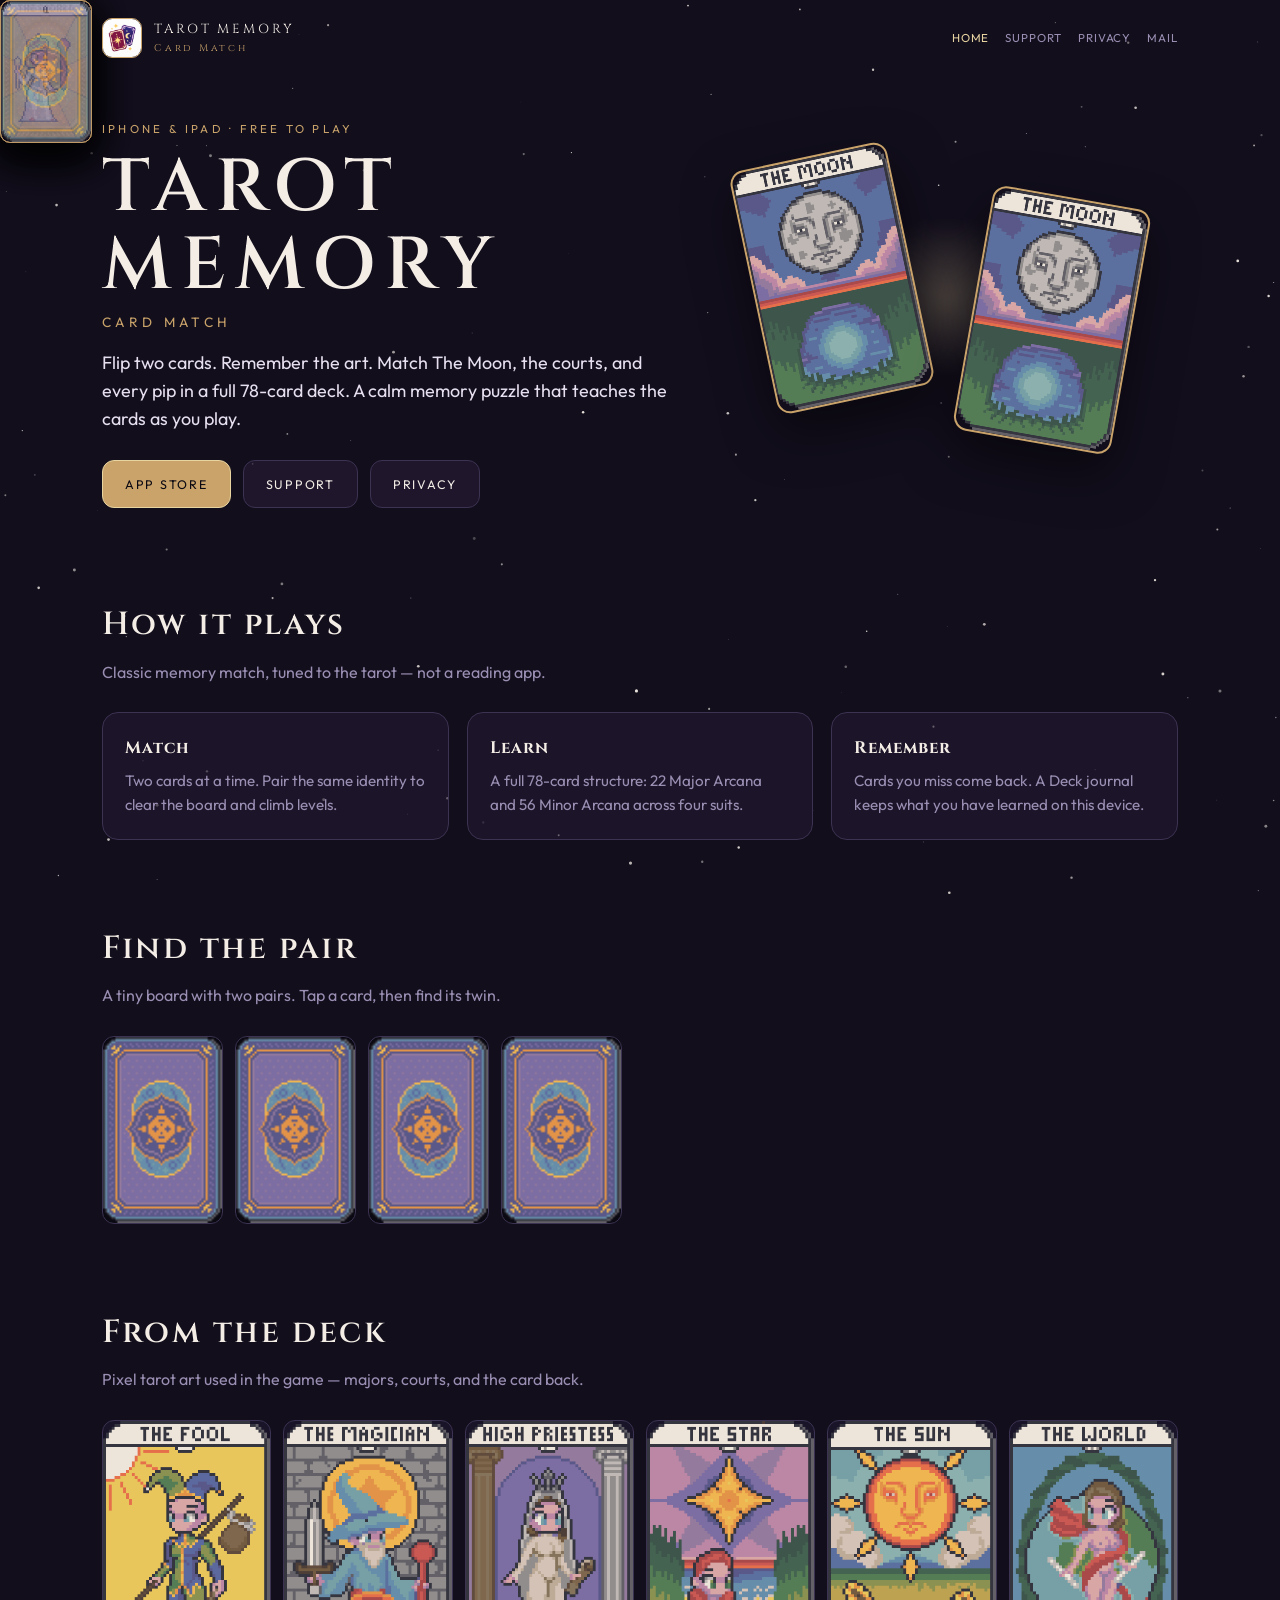
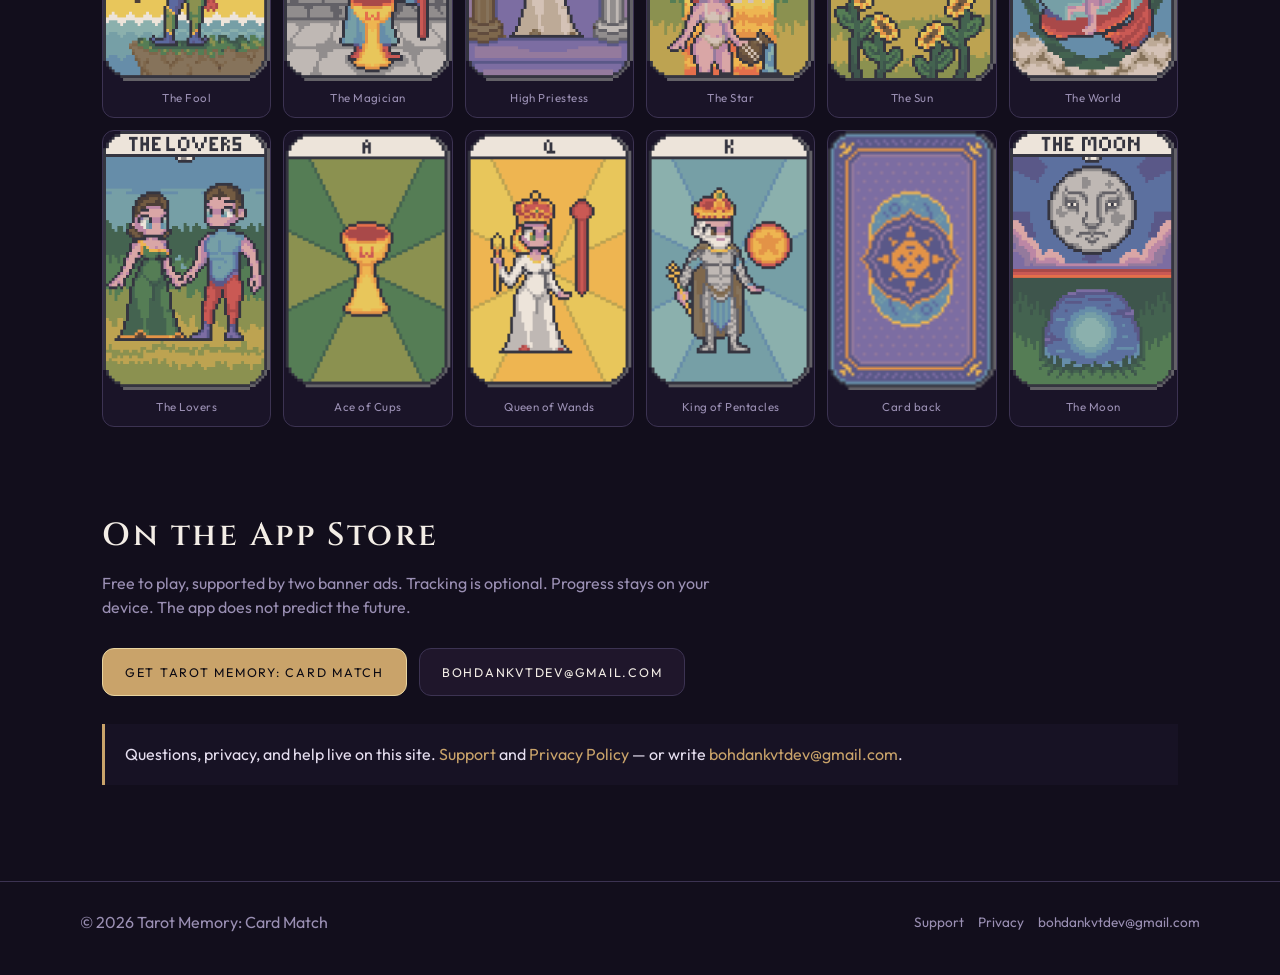
<file: index.html>
<!DOCTYPE html>
<html lang="en" data-root="." data-page="home">
  <head>
    <meta charset="utf-8" />
    <meta name="viewport" content="width=device-width, initial-scale=1" />
    <title>Tarot Memory: Card Match — 78-card tarot memory game for iPhone</title>
    <meta
      name="description"
      content="Tarot Memory: Card Match is a free iOS memory game. Flip two cards, remember the art, and match a full 78-card tarot deck. Not fortune-telling. Progress stays on your device."
    />
    <meta name="robots" content="index,follow,max-image-preview:large" />
    <meta name="author" content="Tarot Memory: Card Match" />
    <meta name="theme-color" content="#120E1C" />
    <meta name="application-name" content="Tarot Memory: Card Match" />
    <meta name="apple-mobile-web-app-title" content="Tarot Memory: Card Match" />
    <link rel="canonical" href="https://tarotmatch-iota.vercel.app/" />
    <link rel="icon" href="https://tarotmatch-iota.vercel.app/assets/favicon.png" type="image/png" sizes="482x485" />
    <link rel="apple-touch-icon" href="https://tarotmatch-iota.vercel.app/assets/icon.png" />
    <meta property="og:type" content="website" />
    <meta property="og:site_name" content="Tarot Memory: Card Match" />
    <meta property="og:locale" content="en_US" />
    <meta property="og:url" content="https://tarotmatch-iota.vercel.app/" />
    <meta property="og:title" content="Tarot Memory: Card Match — 78-card tarot memory game for iPhone" />
    <meta
      property="og:description"
      content="Flip, remember, and pair majors, courts, and pips. A calm iOS memory puzzle that teaches the tarot as you play."
    />
    <meta property="og:image" content="https://tarotmatch-iota.vercel.app/assets/icon.png" />
    <meta property="og:image:alt" content="Tarot Memory: Card Match app icon" />
    <meta property="og:image:width" content="482" />
    <meta property="og:image:height" content="485" />
    <meta name="twitter:card" content="summary" />
    <meta name="twitter:title" content="Tarot Memory: Card Match — 78-card tarot memory game" />
    <meta
      name="twitter:description"
      content="Free iOS memory matching with a full tarot deck. Not a reading app."
    />
    <meta name="twitter:image" content="https://tarotmatch-iota.vercel.app/assets/icon.png" />
    <link rel="preconnect" href="https://fonts.googleapis.com" />
    <link rel="preconnect" href="https://fonts.gstatic.com" crossorigin />
    <link
      href="https://fonts.googleapis.com/css2?family=Cinzel:wght@500;700&family=Outfit:wght@400;500;600&display=swap"
      rel="stylesheet"
    />
    
    <link rel="stylesheet" href="css/style.css" />
    <script type="application/ld+json">
      {
        "@context": "https://schema.org",
        "@graph": [
          {
            "@type": "WebSite",
            "name": "Tarot Memory: Card Match",
            "url": "https://tarotmatch-iota.vercel.app/",
            "description": "Official site for Tarot Memory: Card Match, a free iOS memory game with a full 78-card tarot deck.",
            "publisher": { "@id": "https://tarotmatch-iota.vercel.app/#org" }
          },
          {
            "@type": "Organization",
            "@id": "https://tarotmatch-iota.vercel.app/#org",
            "name": "Tarot Memory: Card Match",
            "url": "https://tarotmatch-iota.vercel.app/",
            "email": "bohdankvtdev@gmail.com",
            "logo": "https://tarotmatch-iota.vercel.app/assets/icon.png"
          },
          {
            "@type": "SoftwareApplication",
            "name": "Tarot Memory: Card Match",
            "applicationCategory": "GameApplication",
            "operatingSystem": "iOS",
            "url": "https://tarotmatch-iota.vercel.app/",
            "image": "https://tarotmatch-iota.vercel.app/assets/icon.png",
            "description": "A memory matching game that uses a full 78-card tarot deck. Not fortune-telling.",
            "offers": { "@type": "Offer", "price": "0", "priceCurrency": "USD" },
            "publisher": { "@id": "https://tarotmatch-iota.vercel.app/#org" }
          }
        ]
      }
    </script>
  </head>
  <body>
    <div class="sky" aria-hidden="true">
      <canvas id="starfield"></canvas>
    </div>
    <div class="cards-sky" data-fly aria-hidden="true"></div>

    <div class="wrap">
      <header data-header></header>

      <main>
        <section class="hero">
          <div>
            <p class="kicker">iPhone &amp; iPad · free to play</p>
            <h1>TAROT MEMORY</h1>
            <p class="title-sub">Card Match</p>
            <p class="lede">
              Flip two cards. Remember the art. Match The Moon, the courts, and every pip in a full
              78-card deck. A calm memory puzzle that teaches the cards as you play.
            </p>
            <div class="actions">
              <a class="btn btn-primary" data-app-store href="#download">App Store</a>
              <a class="btn btn-ghost" href="support/">Support</a>
              <a class="btn btn-ghost" href="privacy/">Privacy</a>
            </div>
          </div>
          <div class="hero-stage" aria-hidden="true">
            <div class="pair-glow"></div>
            <div class="pair pair-left">
              <img src="assets/cards/18_the_moon.png" alt="" width="232" height="360" />
            </div>
            <div class="pair pair-right">
              <img src="assets/cards/18_the_moon.png" alt="" width="232" height="360" />
            </div>
          </div>
        </section>

        <section class="section" id="play">
          <h2>How it plays</h2>
          <p class="sub">Classic memory match, tuned to the tarot — not a reading app.</p>
          <div class="grid-3">
            <article class="card-panel">
              <h3>Match</h3>
              <p>Two cards at a time. Pair the same identity to clear the board and climb levels.</p>
            </article>
            <article class="card-panel">
              <h3>Learn</h3>
              <p>A full 78-card structure: 22 Major Arcana and 56 Minor Arcana across four suits.</p>
            </article>
            <article class="card-panel">
              <h3>Remember</h3>
              <p>Cards you miss come back. A Deck journal keeps what you have learned on this device.</p>
            </article>
          </div>
        </section>

        <section class="section" id="try">
          <h2>Find the pair</h2>
          <p class="sub">A tiny board with two pairs. Tap a card, then find its twin.</p>
          <div class="board" data-board></div>
        </section>

        <section class="section" id="deck">
          <h2>From the deck</h2>
          <p class="sub">Pixel tarot art used in the game — majors, courts, and the card back.</p>
          <div class="gallery">
            <figure>
              <img src="assets/cards/0_the_fool.png" alt="The Fool tarot card from Tarot Memory: Card Match" width="232" height="360" />
              <figcaption>The Fool</figcaption>
            </figure>
            <figure>
              <img src="assets/cards/1_the_magician.png" alt="The Magician tarot card from Tarot Memory: Card Match" width="232" height="360" />
              <figcaption>The Magician</figcaption>
            </figure>
            <figure>
              <img src="assets/cards/2_high_priestess.png" alt="The High Priestess tarot card from Tarot Memory: Card Match" width="232" height="360" />
              <figcaption>High Priestess</figcaption>
            </figure>
            <figure>
              <img src="assets/cards/17_the_star.png" alt="The Star tarot card from Tarot Memory: Card Match" width="232" height="360" />
              <figcaption>The Star</figcaption>
            </figure>
            <figure>
              <img src="assets/cards/19_the_sun.png" alt="The Sun tarot card from Tarot Memory: Card Match" width="232" height="360" />
              <figcaption>The Sun</figcaption>
            </figure>
            <figure>
              <img src="assets/cards/21_the_world.png" alt="The World tarot card from Tarot Memory: Card Match" width="232" height="360" />
              <figcaption>The World</figcaption>
            </figure>
            <figure>
              <img src="assets/cards/6_the_lovers.png" alt="The Lovers tarot card from Tarot Memory: Card Match" width="232" height="360" />
              <figcaption>The Lovers</figcaption>
            </figure>
            <figure>
              <img src="assets/cards/ace_of_cups.png" alt="Ace of Cups tarot card from Tarot Memory: Card Match" width="120" height="184" />
              <figcaption>Ace of Cups</figcaption>
            </figure>
            <figure>
              <img src="assets/cards/queen_of_wands.png" alt="Queen of Wands tarot card from Tarot Memory: Card Match" width="120" height="184" />
              <figcaption>Queen of Wands</figcaption>
            </figure>
            <figure>
              <img src="assets/cards/king_of_pentacles.png" alt="King of Pentacles tarot card from Tarot Memory: Card Match" width="120" height="184" />
              <figcaption>King of Pentacles</figcaption>
            </figure>
            <figure>
              <img src="assets/cards/22_card_back.png" alt="Tarot Memory: Card Match card back" width="58" height="90" />
              <figcaption>Card back</figcaption>
            </figure>
            <figure>
              <img src="assets/cards/18_the_moon.png" alt="The Moon tarot card from Tarot Memory: Card Match" width="232" height="360" />
              <figcaption>The Moon</figcaption>
            </figure>
          </div>
        </section>

        <section class="section" id="download">
          <h2>On the App Store</h2>
          <p class="sub">
            Free to play, supported by two banner ads. Tracking is optional. Progress stays on your
            device. The app does not predict the future.
          </p>
          <div class="actions">
            <a class="btn btn-primary" data-app-store href="#download">Get Tarot Memory: Card Match</a>
            <a class="btn btn-ghost" href="mailto:bohdankvtdev@gmail.com" data-email>bohdankvtdev@gmail.com</a>
          </div>
          <div class="note">
            Questions, privacy, and help live on this site.
            <a href="support/">Support</a>
            and
            <a href="privacy/">Privacy Policy</a>
            — or write
            <a href="mailto:bohdankvtdev@gmail.com" data-email>bohdankvtdev@gmail.com</a>.
          </div>
        </section>
      </main>

      <footer data-footer></footer>
    </div>

    <script src="js/config.js"></script>
    <script src="js/chrome.js"></script>
    <script src="js/sky.js"></script>
    <script src="js/board.js"></script>
  </body>
</html>
</file>
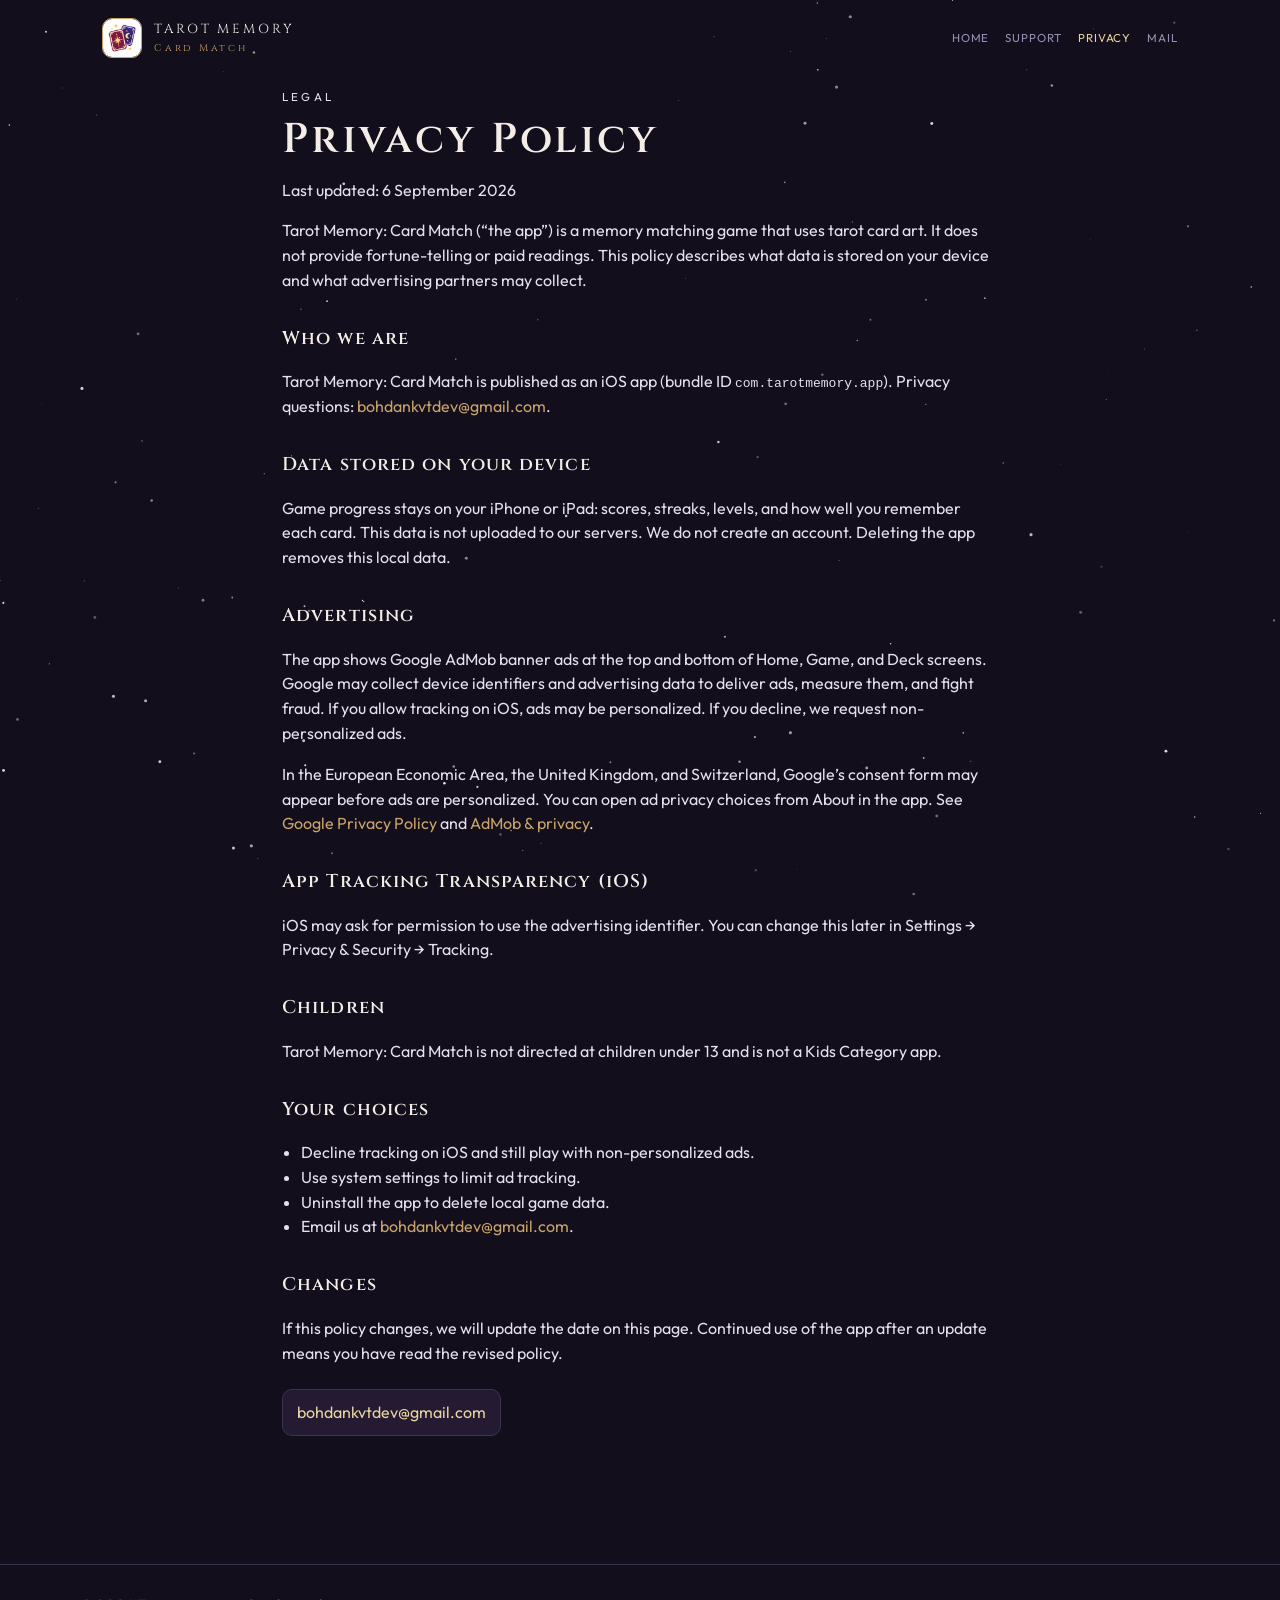
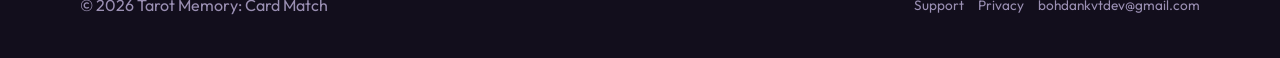
<file: privacy/index.html>
<!DOCTYPE html>
<html lang="en" data-root=".." data-page="privacy">
  <head>
    <meta charset="utf-8" />
    <meta name="viewport" content="width=device-width, initial-scale=1" />
    <title>Privacy Policy — Tarot Memory: Card Match iOS app</title>
    <meta
      name="description"
      content="Privacy policy for Tarot Memory: Card Match: on-device scores, Google AdMob banners, optional iOS tracking, and how to contact bohdankvtdev@gmail.com."
    />
    <meta name="robots" content="index,follow" />
    <meta name="author" content="Tarot Memory: Card Match" />
    <meta name="theme-color" content="#120E1C" />
    <link rel="canonical" href="https://tarotmatch-iota.vercel.app/privacy/" />
    <link rel="icon" href="https://tarotmatch-iota.vercel.app/assets/favicon.png" type="image/png" sizes="482x485" />
    <link rel="apple-touch-icon" href="https://tarotmatch-iota.vercel.app/assets/icon.png" />
    <meta property="og:type" content="article" />
    <meta property="og:site_name" content="Tarot Memory: Card Match" />
    <meta property="og:locale" content="en_US" />
    <meta property="og:url" content="https://tarotmatch-iota.vercel.app/privacy/" />
    <meta property="og:title" content="Privacy Policy — Tarot Memory: Card Match" />
    <meta
      property="og:description"
      content="On-device progress, AdMob banners, and optional iOS tracking for Tarot Memory: Card Match."
    />
    <meta property="og:image" content="https://tarotmatch-iota.vercel.app/assets/icon.png" />
    <meta property="og:image:alt" content="Tarot Memory: Card Match app icon" />
    <meta name="twitter:card" content="summary" />
    <meta name="twitter:title" content="Privacy Policy — Tarot Memory: Card Match" />
    <meta name="twitter:description" content="How Tarot Memory: Card Match stores progress and uses ads." />
    <meta name="twitter:image" content="https://tarotmatch-iota.vercel.app/assets/icon.png" />
    <link rel="preconnect" href="https://fonts.googleapis.com" />
    <link rel="preconnect" href="https://fonts.gstatic.com" crossorigin />
    <link
      href="https://fonts.googleapis.com/css2?family=Cinzel:wght@500;700&family=Outfit:wght@400;500;600&display=swap"
      rel="stylesheet"
    />
    <link rel="stylesheet" href="../css/style.css" />
    <script type="application/ld+json">
      {
        "@context": "https://schema.org",
        "@type": "WebPage",
        "name": "Privacy Policy — Tarot Memory: Card Match",
        "url": "https://tarotmatch-iota.vercel.app/privacy/",
        "dateModified": "2026-09-06",
        "description": "Privacy policy for the Tarot Memory: Card Match iOS memory game.",
        "isPartOf": { "@type": "WebSite", "url": "https://tarotmatch-iota.vercel.app/" }
      }
    </script>
  </head>
  <body>
    <div class="sky" aria-hidden="true">
      <canvas id="starfield"></canvas>
    </div>
    <div class="wrap">
      <header data-header></header>
      <article class="legal">
        <p class="kicker">Legal</p>
        <h1>Privacy Policy</h1>
        <p>Last updated: 6 September 2026</p>
        <p>
          Tarot Memory: Card Match (“the app”) is a memory matching game that uses tarot card art. It does not
          provide fortune-telling or paid readings. This policy describes what data is stored on
          your device and what advertising partners may collect.
        </p>

        <h2>Who we are</h2>
        <p>
          Tarot Memory: Card Match is published as an iOS app (bundle ID <code>com.tarotmemory.app</code>). Privacy
          questions:
          <a href="mailto:bohdankvtdev@gmail.com" data-email>bohdankvtdev@gmail.com</a>.
        </p>

        <h2>Data stored on your device</h2>
        <p>
          Game progress stays on your iPhone or iPad: scores, streaks, levels, and how well you
          remember each card. This data is not uploaded to our servers. We do not create an account.
          Deleting the app removes this local data.
        </p>

        <h2>Advertising</h2>
        <p>
          The app shows Google AdMob banner ads at the top and bottom of Home, Game, and Deck
          screens. Google may collect device identifiers and advertising data to deliver ads,
          measure them, and fight fraud. If you allow tracking on iOS, ads may be personalized. If
          you decline, we request non-personalized ads.
        </p>
        <p>
          In the European Economic Area, the United Kingdom, and Switzerland, Google’s consent form
          may appear before ads are personalized. You can open ad privacy choices from About in the
          app. See
          <a href="https://policies.google.com/privacy">Google Privacy Policy</a>
          and
          <a href="https://support.google.com/admob/answer/6128543">AdMob &amp; privacy</a>.
        </p>

        <h2>App Tracking Transparency (iOS)</h2>
        <p>
          iOS may ask for permission to use the advertising identifier. You can change this later in
          Settings → Privacy &amp; Security → Tracking.
        </p>

        <h2>Children</h2>
        <p>
          Tarot Memory: Card Match is not directed at children under 13 and is not a Kids Category app.
        </p>

        <h2>Your choices</h2>
        <ul>
          <li>Decline tracking on iOS and still play with non-personalized ads.</li>
          <li>Use system settings to limit ad tracking.</li>
          <li>Uninstall the app to delete local game data.</li>
          <li>Email us at <a href="mailto:bohdankvtdev@gmail.com" data-email>bohdankvtdev@gmail.com</a>.</li>
        </ul>

        <h2>Changes</h2>
        <p>
          If this policy changes, we will update the date on this page. Continued use of the app
          after an update means you have read the revised policy.
        </p>

        <p>
          <a class="mail" href="mailto:bohdankvtdev@gmail.com" data-email>bohdankvtdev@gmail.com</a>
        </p>
      </article>
      <footer data-footer></footer>
    </div>
    <script src="../js/config.js"></script>
    <script src="../js/chrome.js"></script>
    <script src="../js/sky.js"></script>
  </body>
</html>
</file>
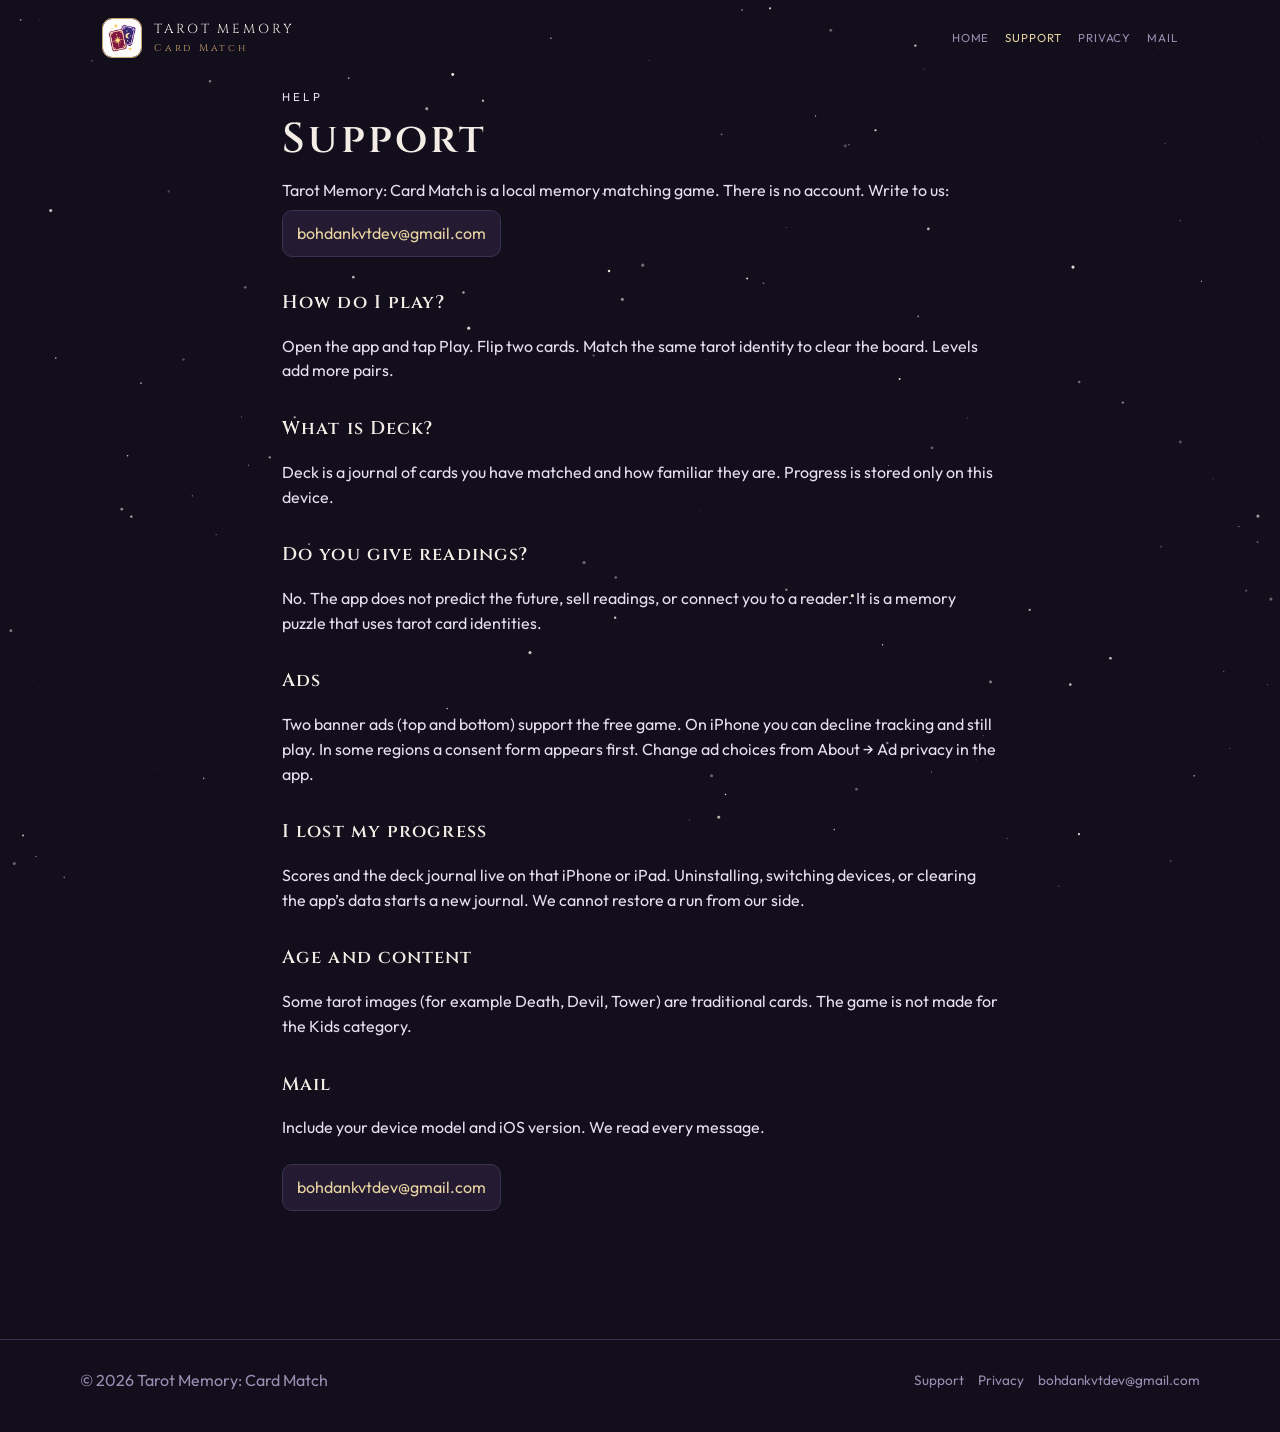
<file: support/index.html>
<!DOCTYPE html>
<html lang="en" data-root=".." data-page="support">
  <head>
    <meta charset="utf-8" />
    <meta name="viewport" content="width=device-width, initial-scale=1" />
    <title>Support — Tarot Memory: Card Match iOS help, ads, and contact</title>
    <meta
      name="description"
      content="Tarot Memory: Card Match support: how to play, Deck journal, ads, lost progress, and bohdankvtdev@gmail.com. The app does not give tarot readings."
    />
    <meta name="robots" content="index,follow" />
    <meta name="author" content="Tarot Memory: Card Match" />
    <meta name="theme-color" content="#120E1C" />
    <link rel="canonical" href="https://tarotmatch-iota.vercel.app/support/" />
    <link rel="icon" href="https://tarotmatch-iota.vercel.app/assets/favicon.png" type="image/png" sizes="482x485" />
    <link rel="apple-touch-icon" href="https://tarotmatch-iota.vercel.app/assets/icon.png" />
    <meta property="og:type" content="website" />
    <meta property="og:site_name" content="Tarot Memory: Card Match" />
    <meta property="og:locale" content="en_US" />
    <meta property="og:url" content="https://tarotmatch-iota.vercel.app/support/" />
    <meta property="og:title" content="Support — Tarot Memory: Card Match" />
    <meta
      property="og:description"
      content="Help for Tarot Memory: Card Match: how to play, ads, progress, and contact email."
    />
    <meta property="og:image" content="https://tarotmatch-iota.vercel.app/assets/icon.png" />
    <meta property="og:image:alt" content="Tarot Memory: Card Match app icon" />
    <meta name="twitter:card" content="summary" />
    <meta name="twitter:title" content="Support — Tarot Memory: Card Match" />
    <meta name="twitter:description" content="How to play, ads, progress, and contact for Tarot Memory: Card Match." />
    <meta name="twitter:image" content="https://tarotmatch-iota.vercel.app/assets/icon.png" />
    <link rel="preconnect" href="https://fonts.googleapis.com" />
    <link rel="preconnect" href="https://fonts.gstatic.com" crossorigin />
    <link
      href="https://fonts.googleapis.com/css2?family=Cinzel:wght@500;700&family=Outfit:wght@400;500;600&display=swap"
      rel="stylesheet"
    />
    <link rel="stylesheet" href="../css/style.css" />
    <script type="application/ld+json">
      {
        "@context": "https://schema.org",
        "@type": "FAQPage",
        "mainEntity": [
          {
            "@type": "Question",
            "name": "How do I play Tarot Memory: Card Match?",
            "acceptedAnswer": {
              "@type": "Answer",
              "text": "Open the app and tap Play. Flip two cards. Match the same tarot identity to clear the board. Levels add more pairs."
            }
          },
          {
            "@type": "Question",
            "name": "Does Tarot Memory: Card Match give readings?",
            "acceptedAnswer": {
              "@type": "Answer",
              "text": "No. The app does not predict the future, sell readings, or connect you to a reader. It is a memory puzzle that uses tarot card identities."
            }
          },
          {
            "@type": "Question",
            "name": "How do ads work?",
            "acceptedAnswer": {
              "@type": "Answer",
              "text": "Two banner ads support the free game. On iPhone you can decline tracking and still play. Change ad choices from About → Ad privacy in the app."
            }
          },
          {
            "@type": "Question",
            "name": "I lost my progress. Can you restore it?",
            "acceptedAnswer": {
              "@type": "Answer",
              "text": "Scores and the deck journal live on that iPhone or iPad. Uninstalling, switching devices, or clearing the app’s data starts a new journal. We cannot restore a run from our side."
            }
          }
        ]
      }
    </script>
  </head>
  <body>
    <div class="sky" aria-hidden="true">
      <canvas id="starfield"></canvas>
    </div>
    <div class="wrap">
      <header data-header></header>
      <article class="legal">
        <p class="kicker">Help</p>
        <h1>Support</h1>
        <p>
          Tarot Memory: Card Match is a local memory matching game. There is no account. Write to us:
          <a class="mail" href="mailto:bohdankvtdev@gmail.com" data-email>bohdankvtdev@gmail.com</a>
        </p>

        <h2>How do I play?</h2>
        <p>Open the app and tap Play. Flip two cards. Match the same tarot identity to clear the board. Levels add more pairs.</p>

        <h2>What is Deck?</h2>
        <p>Deck is a journal of cards you have matched and how familiar they are. Progress is stored only on this device.</p>

        <h2>Do you give readings?</h2>
        <p>No. The app does not predict the future, sell readings, or connect you to a reader. It is a memory puzzle that uses tarot card identities.</p>

        <h2>Ads</h2>
        <p>
          Two banner ads (top and bottom) support the free game. On iPhone you can decline tracking
          and still play. In some regions a consent form appears first. Change ad choices from About
          → Ad privacy in the app.
        </p>

        <h2>I lost my progress</h2>
        <p>
          Scores and the deck journal live on that iPhone or iPad. Uninstalling, switching devices,
          or clearing the app’s data starts a new journal. We cannot restore a run from our side.
        </p>

        <h2>Age and content</h2>
        <p>
          Some tarot images (for example Death, Devil, Tower) are traditional cards. The game is not
          made for the Kids category.
        </p>

        <h2>Mail</h2>
        <p>
          Include your device model and iOS version. We read every message.
        </p>
        <p>
          <a class="mail" href="mailto:bohdankvtdev@gmail.com?subject=Tarot%20Match%20support" data-email
            >bohdankvtdev@gmail.com</a
          >
        </p>
      </article>
      <footer data-footer></footer>
    </div>
    <script src="../js/config.js"></script>
    <script src="../js/chrome.js"></script>
    <script src="../js/sky.js"></script>
  </body>
</html>
</file>
<file: css/style.css>
:root {
  --bg: #120e1c;
  --veil: #1a1428;
  --surface: #241b33;
  --cream: #f3ede6;
  --moon: #e6dff0;
  --muted: #9a8fb3;
  --accent: #c9a36a;
  --spark: #e8d4a0;
  --ember: #c9847a;
  --line: #3c3352;
  --ink: #0b0912;
  --max: 1120px;
}

*,
*::before,
*::after {
  box-sizing: border-box;
}

html,
body {
  margin: 0;
  min-height: 100%;
  background: var(--bg);
  color: var(--cream);
  font-family: Outfit, 'Segoe UI', sans-serif;
  line-height: 1.55;
}

body {
  overflow-x: hidden;
}

img {
  max-width: 100%;
  height: auto;
  display: block;
}

a {
  color: var(--accent);
  text-decoration: none;
}

a:hover {
  color: var(--spark);
}

.sky,
.cards-sky {
  position: fixed;
  inset: 0;
  pointer-events: none;
  z-index: 0;
}

#starfield {
  width: 100%;
  height: 100%;
  display: block;
}

.fly-card {
  position: absolute;
  width: min(18vw, 92px);
  aspect-ratio: 232 / 360;
  border-radius: 10px;
  overflow: hidden;
  border: 1px solid rgba(201, 163, 106, 0.45);
  box-shadow: 0 12px 40px rgba(0, 0, 0, 0.45);
  opacity: 0.55;
  animation: drift linear infinite;
}

.fly-card img {
  width: 100%;
  height: 100%;
  object-fit: cover;
}

.fly-card.match-a,
.fly-card.match-b {
  opacity: 0.95;
  z-index: 2;
  animation: none;
  transition: transform 1.1s cubic-bezier(0.22, 1, 0.36, 1), filter 0.4s ease;
}

.fly-card.paired {
  filter: drop-shadow(0 0 18px rgba(232, 212, 160, 0.85));
}

@keyframes drift {
  from {
    transform: translate3d(var(--x), 110vh, 0) rotate(var(--r0));
  }
  to {
    transform: translate3d(calc(var(--x) + var(--dx)), -24vh, 0) rotate(var(--r1));
  }
}

.wrap {
  position: relative;
  z-index: 1;
}

.nav {
  display: flex;
  align-items: center;
  justify-content: space-between;
  gap: 16px;
  max-width: var(--max);
  margin: 0 auto;
  padding: 18px 22px;
}

.brand {
  display: flex;
  align-items: center;
  gap: 12px;
  color: var(--cream);
  letter-spacing: 0.28em;
  font-family: Cinzel, Georgia, serif;
  font-size: 0.82rem;
}

.brand-text {
  display: flex;
  flex-direction: column;
  gap: 2px;
  letter-spacing: 0.22em;
}

.brand-sub {
  font-size: 0.62rem;
  letter-spacing: 0.28em;
  color: var(--accent);
}

.title-sub {
  margin: -8px 0 16px;
  color: var(--accent);
  letter-spacing: 0.32em;
  text-transform: uppercase;
  font-size: 0.85rem;
}

.brand img {
  width: 40px;
  height: 40px;
  border-radius: 10px;
  border: 1px solid var(--accent);
}

.nav-links {
  display: flex;
  flex-wrap: wrap;
  justify-content: flex-end;
  gap: 8px 16px;
  font-size: 0.9rem;
}

.nav-links a {
  color: var(--muted);
  letter-spacing: 0.08em;
  text-transform: uppercase;
  font-size: 0.72rem;
}

.nav-links a:hover,
.nav-links a.is-active {
  color: var(--spark);
}

.hero {
  max-width: var(--max);
  margin: 0 auto;
  padding: 28px 22px 64px;
  display: grid;
  grid-template-columns: 1.1fr 0.9fr;
  gap: 48px;
  align-items: center;
}

.kicker {
  color: var(--accent);
  letter-spacing: 0.28em;
  text-transform: uppercase;
  font-size: 0.72rem;
  margin: 0 0 12px;
}

h1,
h2,
.serif {
  font-family: Cinzel, Georgia, serif;
  font-weight: 600;
}

h1 {
  font-size: clamp(2.4rem, 7vw, 4.6rem);
  letter-spacing: 0.12em;
  line-height: 1.05;
  margin: 0 0 16px;
}

.lede {
  color: var(--moon);
  font-size: 1.12rem;
  max-width: 36rem;
  margin: 0 0 28px;
}

.actions {
  display: flex;
  flex-wrap: wrap;
  gap: 12px;
}

.btn {
  display: inline-flex;
  align-items: center;
  justify-content: center;
  min-height: 48px;
  padding: 0 22px;
  border-radius: 12px;
  border: 1px solid var(--line);
  letter-spacing: 0.14em;
  text-transform: uppercase;
  font-size: 0.78rem;
}

.btn-primary {
  background: var(--accent);
  color: var(--ink);
  border-color: var(--spark);
}

.btn-primary:hover {
  color: var(--ink);
  filter: brightness(1.06);
}

.btn-ghost {
  background: rgba(36, 27, 51, 0.72);
  color: var(--cream);
}

.hero-stage {
  position: relative;
  min-height: 420px;
}

.pair {
  position: absolute;
  width: min(42%, 160px);
  aspect-ratio: 232 / 360;
  border-radius: 14px;
  overflow: hidden;
  border: 2px solid var(--accent);
  box-shadow: 0 20px 50px rgba(0, 0, 0, 0.5);
}

.pair img {
  width: 100%;
  height: 100%;
  object-fit: cover;
}

.pair-left {
  left: 8%;
  top: 12%;
  transform: rotate(-12deg);
  animation: floaty 5.5s ease-in-out infinite;
}

.pair-right {
  right: 10%;
  top: 22%;
  transform: rotate(10deg);
  animation: floaty 6.2s ease-in-out infinite reverse;
}

.pair-glow {
  position: absolute;
  left: 50%;
  top: 46%;
  width: 160px;
  height: 160px;
  transform: translate(-50%, -50%);
  background: radial-gradient(circle, rgba(232, 212, 160, 0.28), transparent 70%);
  filter: blur(8px);
}

@keyframes floaty {
  0%,
  100% {
    translate: 0 0;
  }
  50% {
    translate: 0 -12px;
  }
}

.section {
  max-width: var(--max);
  margin: 0 auto;
  padding: 12px 22px 72px;
}

.section h2 {
  font-size: clamp(1.4rem, 3vw, 2rem);
  letter-spacing: 0.08em;
  margin: 0 0 10px;
}

.section p.sub {
  color: var(--muted);
  margin: 0 0 28px;
  max-width: 40rem;
}

.grid-3 {
  display: grid;
  grid-template-columns: repeat(3, 1fr);
  gap: 18px;
}

.card-panel {
  background: rgba(36, 27, 51, 0.62);
  border: 1px solid var(--line);
  border-radius: 16px;
  padding: 22px;
}

.card-panel h3 {
  margin: 0 0 8px;
  font-family: Cinzel, Georgia, serif;
  letter-spacing: 0.06em;
  font-size: 1.05rem;
}

.card-panel p {
  margin: 0;
  color: var(--muted);
  font-size: 0.95rem;
}

.gallery {
  display: grid;
  grid-template-columns: repeat(6, minmax(0, 1fr));
  gap: 12px;
}

.gallery figure {
  margin: 0;
  min-width: 0;
  display: flex;
  flex-direction: column;
  border-radius: 12px;
  overflow: hidden;
  border: 1px solid var(--line);
  background: var(--veil);
}

.gallery img {
  width: 100%;
  height: auto;
  aspect-ratio: 232 / 360;
  object-fit: cover;
}

.gallery figcaption {
  padding: 8px 8px 10px;
  text-align: center;
  color: var(--muted);
  font-size: 0.72rem;
  letter-spacing: 0.04em;
}

.board {
  display: grid;
  grid-template-columns: repeat(4, minmax(0, 1fr));
  gap: 12px;
  max-width: 520px;
}

.tile {
  aspect-ratio: 232 / 360;
  border-radius: 12px;
  overflow: hidden;
  border: 1px solid var(--line);
  background: var(--ink);
  cursor: pointer;
  padding: 0;
}

.tile img {
  width: 100%;
  height: 100%;
  object-fit: cover;
  pointer-events: none;
}

.tile.matched {
  box-shadow: 0 0 0 2px var(--accent);
}

.note {
  margin-top: 28px;
  padding: 18px 20px;
  border-left: 3px solid var(--accent);
  background: rgba(26, 20, 40, 0.7);
  color: var(--moon);
}

.legal {
  max-width: 760px;
  margin: 0 auto;
  padding: 12px 22px 88px;
}

.legal h1 {
  font-size: clamp(1.8rem, 5vw, 2.6rem);
  letter-spacing: 0.08em;
}

.legal h2 {
  margin-top: 2rem;
  font-size: 1.15rem;
  letter-spacing: 0.06em;
}

.legal p,
.legal li {
  color: var(--moon);
}

.legal ul {
  padding-left: 1.2rem;
}

.mail {
  display: inline-block;
  margin-top: 8px;
  padding: 10px 14px;
  border: 1px solid var(--line);
  border-radius: 10px;
  background: var(--surface);
  color: var(--spark);
}

footer {
  border-top: 1px solid var(--line);
  margin-top: 24px;
  padding: 28px 22px 40px;
  color: var(--muted);
}

.foot {
  max-width: var(--max);
  margin: 0 auto;
  display: flex;
  flex-wrap: wrap;
  gap: 12px 24px;
  justify-content: space-between;
  align-items: center;
}

.foot nav {
  display: flex;
  flex-wrap: wrap;
  gap: 14px;
}

.foot a {
  color: var(--muted);
  font-size: 0.85rem;
}

@media (max-width: 860px) {
  .hero,
  .grid-3 {
    grid-template-columns: 1fr;
  }

  .hero-stage {
    min-height: 300px;
    order: -1;
  }

  .gallery {
    grid-template-columns: repeat(3, minmax(0, 1fr));
  }

  .board {
    grid-template-columns: repeat(4, 1fr);
    max-width: 100%;
  }
}

@media (max-width: 520px) {
  .nav {
    flex-direction: column;
    align-items: flex-start;
  }

  .gallery {
    grid-template-columns: repeat(2, minmax(0, 1fr));
  }

  .fly-card {
    width: 58px;
  }
}

@media (prefers-reduced-motion: reduce) {
  .fly-card,
  .pair-left,
  .pair-right {
    animation: none !important;
  }
}
</file>
